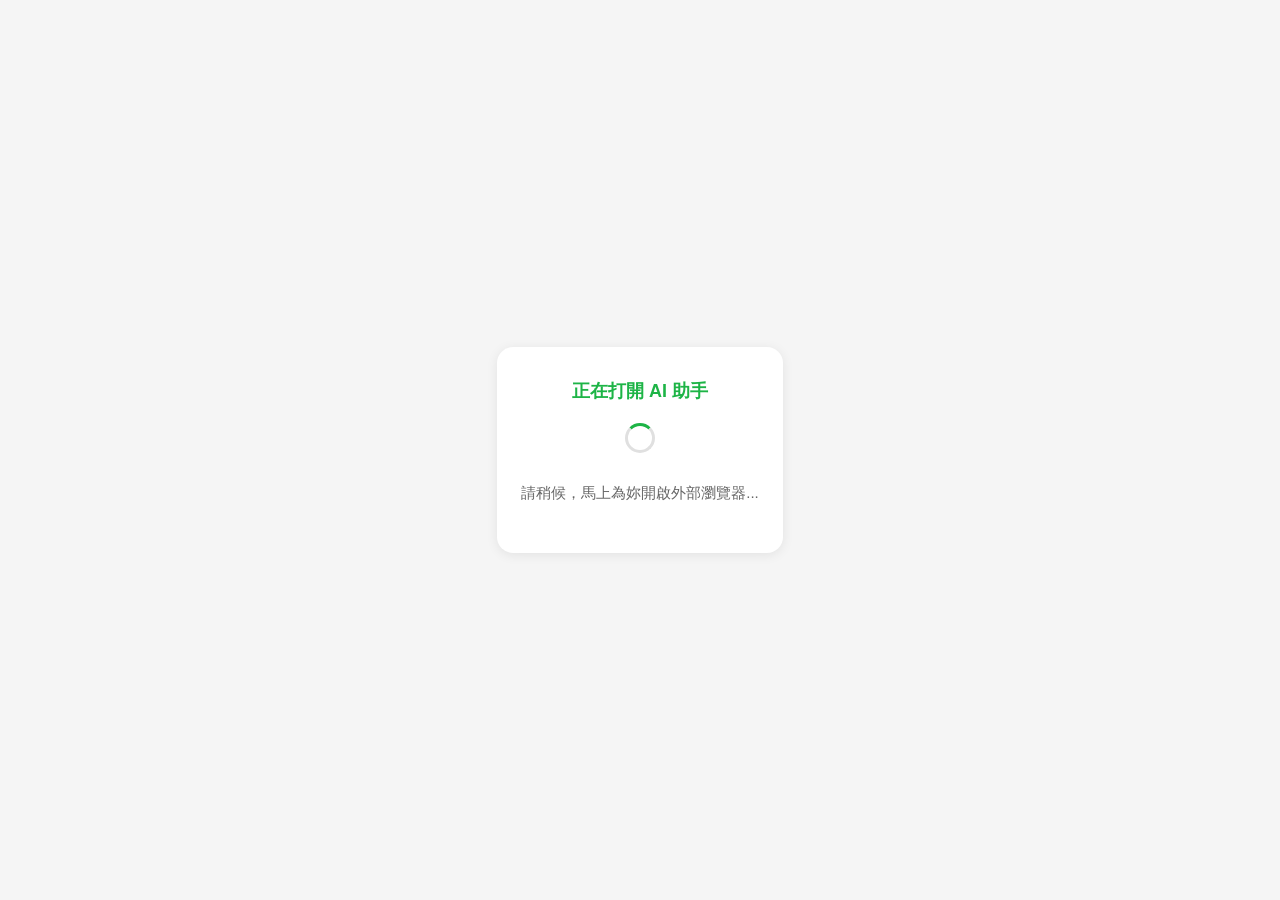
<file: liff/index.html>
<!DOCTYPE html>
<html lang="zh-Hant">
<head>
  <meta charset="UTF-8">
  <meta name="viewport" content="width=device-width, initial-scale=1.0">
  <title>世華AI助理</title>
  <style>
    body {
      font-family: -apple-system, BlinkMacSystemFont, "Segoe UI", "Noto Sans TC", sans-serif;
      background: #f5f5f5;
      margin: 0;
      padding: 0;
      display: flex;
      flex-direction: column;
      align-items: center;
      justify-content: center;
      min-height: 100vh;
      color: #333;
      text-align: center;
    }
    .container {
      max-width: 360px;
      padding: 32px 24px;
      background: #fff;
      border-radius: 16px;
      box-shadow: 0 2px 12px rgba(0,0,0,0.08);
      margin: 16px;
    }
    h1 {
      font-size: 18px;
      margin: 0 0 12px;
      color: #1DB446;
    }
    .status {
      font-size: 15px;
      line-height: 1.6;
      margin: 16px 0;
      color: #666;
    }
    .spinner {
      display: inline-block;
      width: 24px;
      height: 24px;
      border: 3px solid #e0e0e0;
      border-top-color: #1DB446;
      border-radius: 50%;
      animation: spin 0.8s linear infinite;
      margin: 8px 0;
    }
    @keyframes spin {
      to { transform: rotate(360deg); }
    }
    .manual {
      display: none;
      margin-top: 16px;
    }
    .manual.show { display: block; }
    .btn {
      display: inline-block;
      background: #1DB446;
      color: #fff;
      padding: 14px 28px;
      border-radius: 999px;
      text-decoration: none;
      font-size: 16px;
      font-weight: bold;
      margin-top: 8px;
    }
    .hint {
      font-size: 13px;
      color: #999;
      margin-top: 12px;
    }
    .error {
      color: #d32f2f;
      font-size: 14px;
      margin-top: 8px;
    }
  </style>
</head>
<body>
  <div class="container">
    <h1>正在打開 <span id="gem-name">AI 助手</span></h1>
    <div class="spinner"></div>
    <p class="status" id="status">請稍候，馬上為妳開啟外部瀏覽器...</p>

    <div class="manual" id="manual">
      <p class="status">如果沒有自動打開，請點下面的按鈕：</p>
      <a class="btn" id="manual-btn" href="#" target="_blank" rel="noopener">手動打開</a>
      <p class="hint">打開後用 Google 帳號登入即可使用</p>
    </div>

    <p class="error" id="error"></p>
  </div>

  <script charset="utf-8" src="https://static.line-scdn.net/liff/edge/2/sdk.js"></script>
  <script>
    // 建 Gem 後把 Gem ID 填進來（share URL 的 /gem/{id}?usp=sharing 那段 id）
    const GEM_URLS = {
      "deep-me":            "https://gemini.google.com/gem/1wtN7joDBjEMVYoZuwGq2GDjrkbKgZNpG?usp=sharing",
      "menu-poster":        "https://gemini.google.com/gem/1P2nqOdwxgOBy2gYvcW-3k9ciJ1x9phkK?usp=sharing",
      "product-styling":    "https://gemini.google.com/gem/1xsZm9Ad8gx7Enrt_qiYLSuF9f1zKp4I1?usp=sharing",
      "short-video-script": "https://gemini.google.com/gem/1Qw-4NDkzf6ydXmZfCKoTcoONRnX_CZrw?usp=sharing",
      "seasonal-marketing": "https://gemini.google.com/gem/1WfxE90Rej_jlz993YmlOwruQyFRfVb-R?usp=sharing",
      "complaint-handling": "https://gemini.google.com/gem/1Di7dwPmwelzrFUPGFvTPjrptWPy-XKFW?usp=sharing",
      "competitor-scan":    "https://gemini.google.com/gem/1_A1AnwvBCCMMKK07PRIlangGJrcUppeX?usp=sharing"
    };

    const GEM_NAMES = {
      "deep-me":            "Deep Me 個人畫像",
      "menu-poster":        "菜單海報變社群素材",
      "product-styling":    "產品圖擺拍建議",
      "short-video-script": "短影音拍攝腳本",
      "seasonal-marketing": "今日節日行銷素材",
      "complaint-handling": "客訴處理",
      "competitor-scan":    "競品線上觀察"
    };

    // 阿岳建完 LIFF app 後把這裡換成實際 LIFF ID（格式 1234567890-aBcDeFgH）
    const LIFF_ID = "2009877147-1pBXGlr2";

    // 解析 query：直接讀 ?g=...，若沒有則讀 LIFF 包起來的 ?liff.state=?g=...
    function resolveSlug() {
      const p = new URLSearchParams(window.location.search);
      let s = p.get("g");
      if (s) return s;
      const liffState = p.get("liff.state");
      if (liffState) {
        const cleaned = liffState.startsWith("?") ? liffState.slice(1) : liffState;
        const inner = new URLSearchParams(cleaned);
        s = inner.get("g");
        if (s) return s;
      }
      return null;
    }

    let slug = resolveSlug();
    let gemUrl = slug ? GEM_URLS[slug] : null;
    let gemName = slug ? GEM_NAMES[slug] : null;

    const $status = document.getElementById("status");
    const $manual = document.getElementById("manual");
    const $manualBtn = document.getElementById("manual-btn");
    const $gemName = document.getElementById("gem-name");
    const $error = document.getElementById("error");

    if (gemName) $gemName.textContent = gemName;

    function showManual() {
      $status.textContent = "如果下面按鈕沒有反應，請長按複製網址手動貼到瀏覽器。";
      $manual.classList.add("show");
      if (gemUrl) $manualBtn.href = gemUrl;
    }

    function fail(msg) {
      $status.style.display = "none";
      document.querySelector(".spinner").style.display = "none";
      $error.textContent = msg;
      showManual();
    }

    // 3 秒保險：不管 LIFF 成不成功，3 秒後顯示手動按鈕
    setTimeout(showManual, 3000);

    liff.init({ liffId: LIFF_ID })
      .then(() => {
        // liff.init 跑完後，URL 通常會被 LIFF SDK normalize（liff.state 已展開），重新解析一次
        const s2 = resolveSlug();
        if (s2) {
          slug = s2;
          gemUrl = GEM_URLS[s2] || gemUrl;
          gemName = GEM_NAMES[s2] || gemName;
          if (gemName) $gemName.textContent = gemName;
        }

        if (!slug || !gemUrl) {
          fail("找不到對應的 Gem（網址參數錯誤）。請回 LINE 重新點選單。");
          return;
        }

        if (liff.isInClient()) {
          liff.openWindow({ url: gemUrl, external: true });
          setTimeout(() => {
            try { liff.closeWindow(); } catch (e) {}
          }, 500);
        } else {
          window.location.href = gemUrl;
        }
      })
      .catch((err) => {
        console.error("LIFF init failed:", err);
        if (slug && gemUrl) {
          window.location.href = gemUrl;
        } else {
          fail("LIFF 初始化失敗，且網址參數錯誤。請回 LINE 重新點選單。");
        }
      });
  </script>
</body>
</html>
</file>
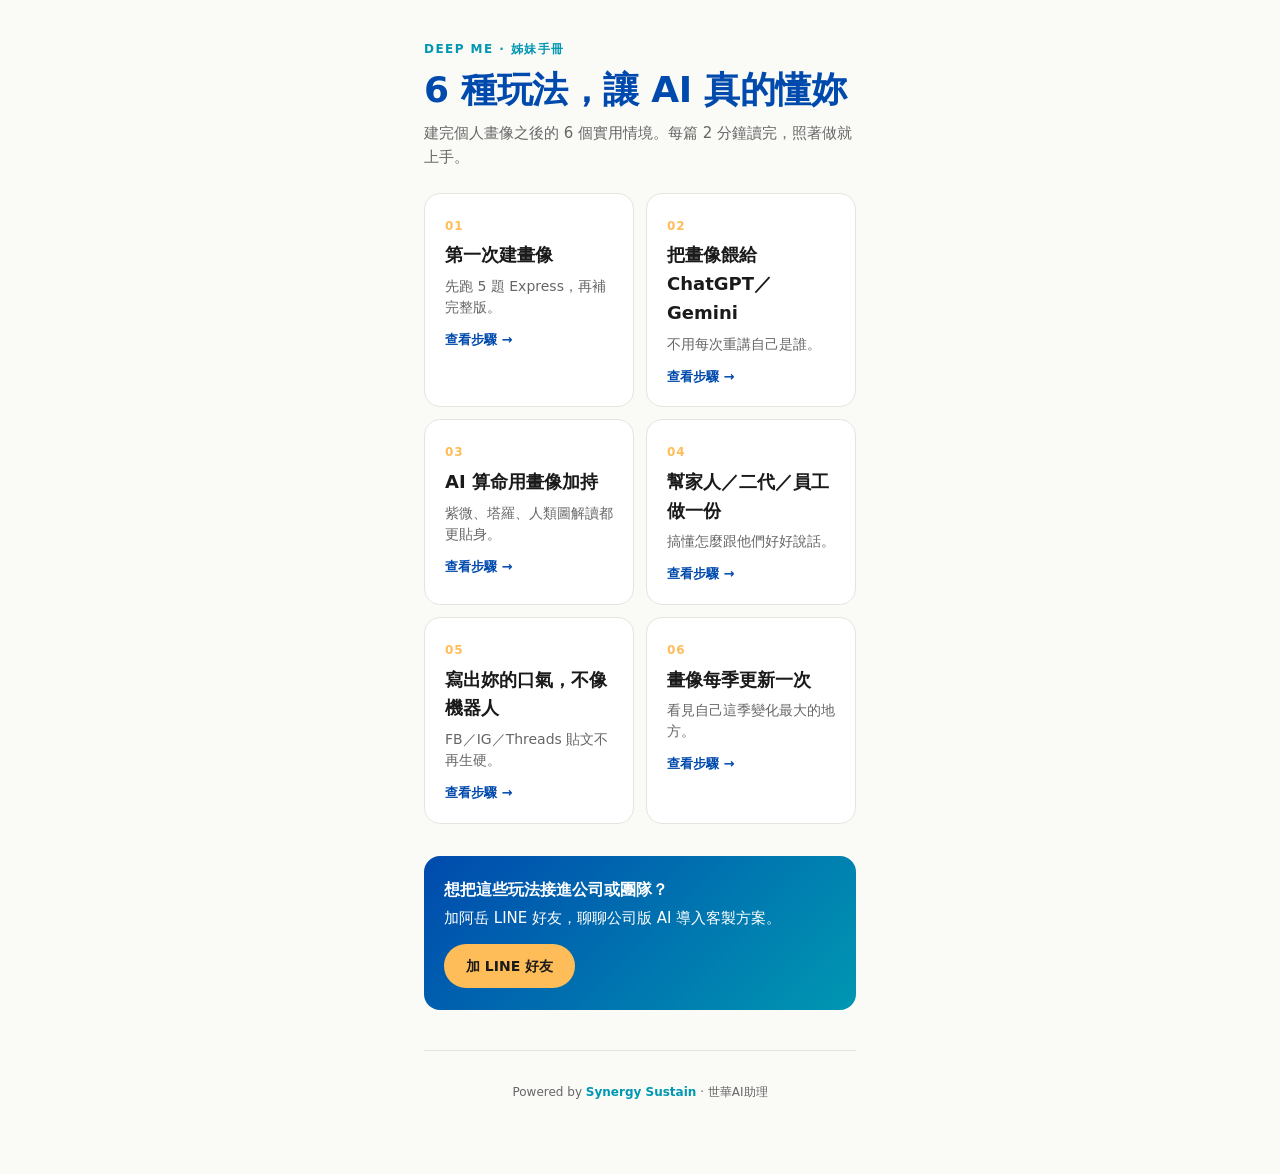
<file: playbook/index.html>
<!DOCTYPE html>
<html lang="zh-Hant">
<head>
  <meta charset="UTF-8">
  <meta name="viewport" content="width=device-width, initial-scale=1.0">
  <title>Deep Me 姊妹玩法手冊</title>
  <meta name="description" content="世華姊妹專屬：6 個 Deep Me 使用情境、步驟與小訣竅。">
  <link rel="stylesheet" href="style.css">
</head>
<body>
  <main class="container">
    <header class="page-header">
      <p class="brand-tag">Deep Me · 姊妹手冊</p>
      <h1>6 種玩法，讓 AI 真的懂妳</h1>
      <p class="lede">建完個人畫像之後的 6 個實用情境。每篇 2 分鐘讀完，照著做就上手。</p>
    </header>

    <nav class="card-grid">
      <a class="card" href="1-first-time.html">
        <span class="card-num">01</span>
        <h2>第一次建畫像</h2>
        <p>先跑 5 題 Express，再補完整版。</p>
        <span class="arrow">查看步驟 →</span>
      </a>
      <a class="card" href="2-feed-ai.html">
        <span class="card-num">02</span>
        <h2>把畫像餵給 ChatGPT／Gemini</h2>
        <p>不用每次重講自己是誰。</p>
        <span class="arrow">查看步驟 →</span>
      </a>
      <a class="card" href="3-fortune.html">
        <span class="card-num">03</span>
        <h2>AI 算命用畫像加持</h2>
        <p>紫微、塔羅、人類圖解讀都更貼身。</p>
        <span class="arrow">查看步驟 →</span>
      </a>
      <a class="card" href="4-for-others.html">
        <span class="card-num">04</span>
        <h2>幫家人／二代／員工做一份</h2>
        <p>搞懂怎麼跟他們好好說話。</p>
        <span class="arrow">查看步驟 →</span>
      </a>
      <a class="card" href="5-voice.html">
        <span class="card-num">05</span>
        <h2>寫出妳的口氣，不像機器人</h2>
        <p>FB／IG／Threads 貼文不再生硬。</p>
        <span class="arrow">查看步驟 →</span>
      </a>
      <a class="card" href="6-quarterly.html">
        <span class="card-num">06</span>
        <h2>畫像每季更新一次</h2>
        <p>看見自己這季變化最大的地方。</p>
        <span class="arrow">查看步驟 →</span>
      </a>
    </nav>

    <section class="cta">
      <p><strong>想把這些玩法接進公司或團隊？</strong>加阿岳 LINE 好友，聊聊公司版 AI 導入客製方案。</p>
      <a class="btn" href="https://lin.ee/Rs6HNCr" target="_blank" rel="noopener">加 LINE 好友</a>
    </section>

    <footer class="site-footer">
      <p>Powered by <a href="https://synergysustain.com" target="_blank" rel="noopener">Synergy Sustain</a> · 世華AI助理</p>
    </footer>
  </main>
</body>
</html>
</file>
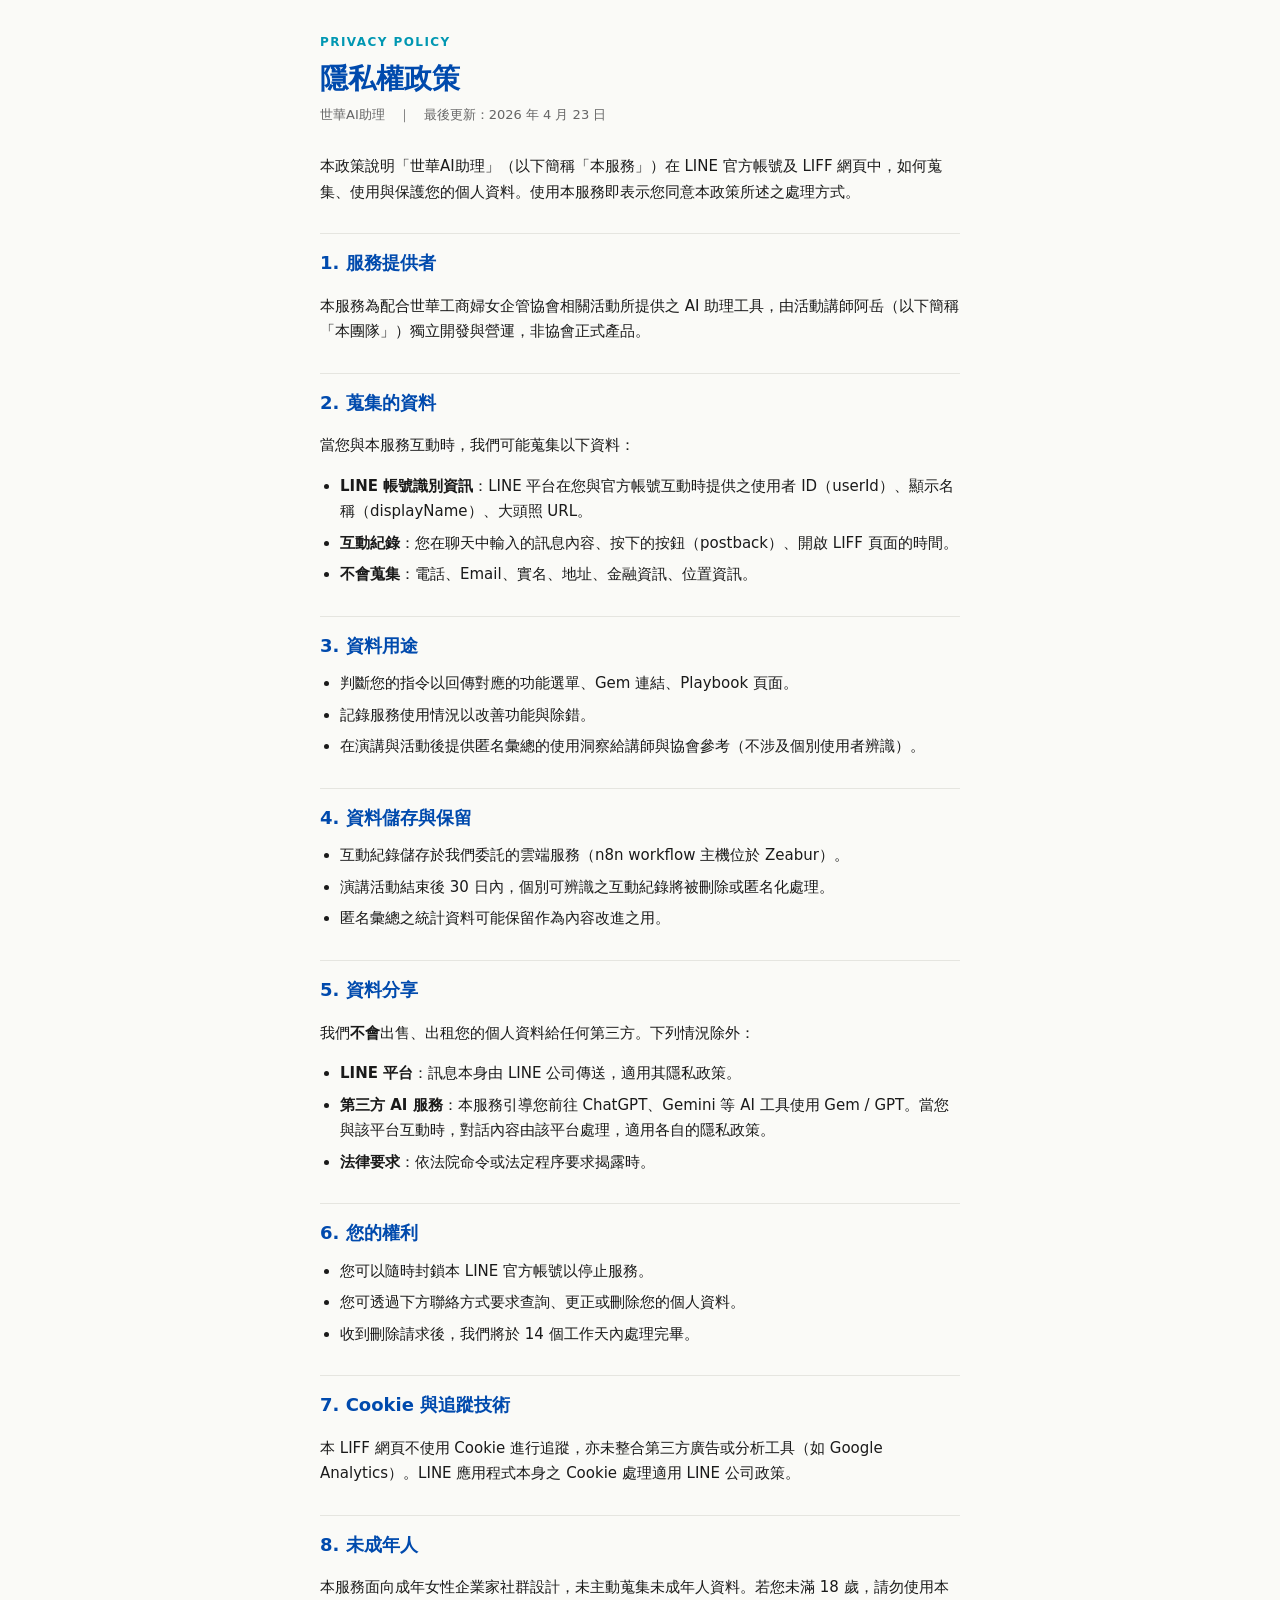
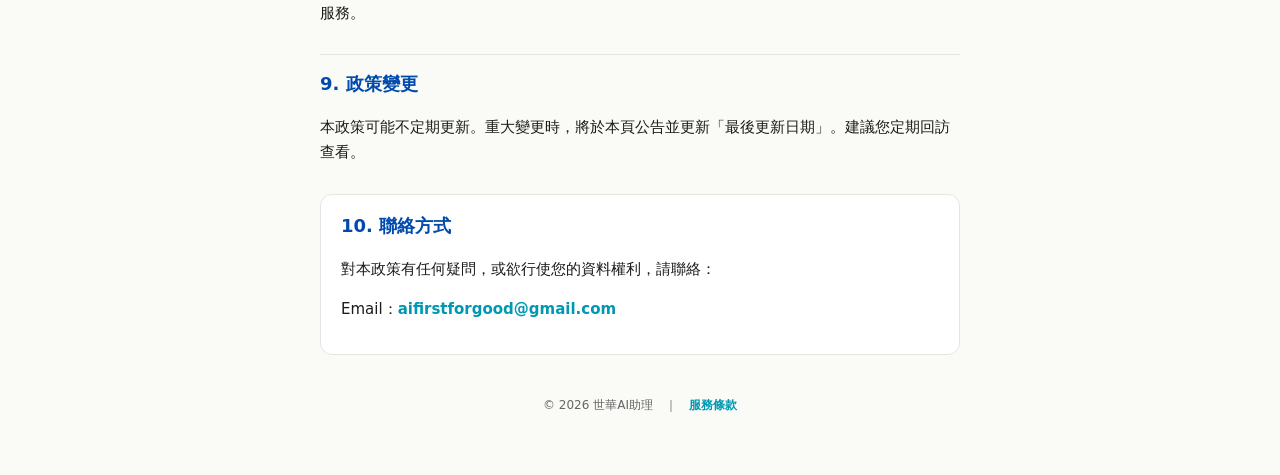
<file: privacy/index.html>
<!DOCTYPE html>
<html lang="zh-Hant">
<head>
  <meta charset="UTF-8">
  <meta name="viewport" content="width=device-width, initial-scale=1.0">
  <title>隱私權政策｜世華AI助理</title>
  <meta name="description" content="世華AI助理服務的隱私權政策，說明我們蒐集、使用、保存使用者資料的方式。">
  <style>
    :root{
      --brand-blue:#004aad;--brand-teal:#0097b2;
      --ink-900:#1a1a1a;--ink-600:#666;--ink-300:#e5e5e0;
      --paper:#fafaf7;--white:#fff;
    }
    *{box-sizing:border-box}
    html,body{margin:0;padding:0}
    body{
      font-family:system-ui,-apple-system,'Segoe UI','PingFang TC','Microsoft JhengHei',sans-serif;
      background:var(--paper);color:var(--ink-900);line-height:1.7;
      -webkit-font-smoothing:antialiased;-webkit-text-size-adjust:100%;
    }
    .container{max-width:680px;margin:0 auto;padding:32px 20px 60px}
    .brand-tag{font-size:12px;letter-spacing:.12em;text-transform:uppercase;
      color:var(--brand-teal);font-weight:700;margin:0 0 10px}
    h1{font-size:28px;line-height:1.2;margin:0 0 8px;color:var(--brand-blue);font-weight:700}
    .meta{font-size:13px;color:var(--ink-600);margin:0 0 28px}
    h2{font-size:18px;margin:28px 0 10px;color:var(--brand-blue);font-weight:700;
      padding-top:14px;border-top:1px solid var(--ink-300)}
    p,li{font-size:15px;color:var(--ink-900)}
    ul{padding-left:20px;margin:8px 0 16px}
    li{margin-bottom:6px}
    a{color:var(--brand-teal);text-decoration:none;font-weight:600}
    a:hover{text-decoration:underline}
    .contact{background:var(--white);border:1px solid var(--ink-300);
      border-radius:12px;padding:16px 20px;margin-top:28px}
    .contact h2{border-top:none;padding-top:0;margin-top:0}
    footer{text-align:center;font-size:12px;color:var(--ink-600);margin-top:40px}
  </style>
</head>
<body>
  <main class="container">
    <p class="brand-tag">Privacy Policy</p>
    <h1>隱私權政策</h1>
    <p class="meta">世華AI助理　｜　最後更新：2026 年 4 月 23 日</p>

    <p>本政策說明「世華AI助理」（以下簡稱「本服務」）在 LINE 官方帳號及 LIFF 網頁中，如何蒐集、使用與保護您的個人資料。使用本服務即表示您同意本政策所述之處理方式。</p>

    <h2>1. 服務提供者</h2>
    <p>本服務為配合世華工商婦女企管協會相關活動所提供之 AI 助理工具，由活動講師阿岳（以下簡稱「本團隊」）獨立開發與營運，非協會正式產品。</p>

    <h2>2. 蒐集的資料</h2>
    <p>當您與本服務互動時，我們可能蒐集以下資料：</p>
    <ul>
      <li><strong>LINE 帳號識別資訊</strong>：LINE 平台在您與官方帳號互動時提供之使用者 ID（userId）、顯示名稱（displayName）、大頭照 URL。</li>
      <li><strong>互動紀錄</strong>：您在聊天中輸入的訊息內容、按下的按鈕（postback）、開啟 LIFF 頁面的時間。</li>
      <li><strong>不會蒐集</strong>：電話、Email、實名、地址、金融資訊、位置資訊。</li>
    </ul>

    <h2>3. 資料用途</h2>
    <ul>
      <li>判斷您的指令以回傳對應的功能選單、Gem 連結、Playbook 頁面。</li>
      <li>記錄服務使用情況以改善功能與除錯。</li>
      <li>在演講與活動後提供匿名彙總的使用洞察給講師與協會參考（不涉及個別使用者辨識）。</li>
    </ul>

    <h2>4. 資料儲存與保留</h2>
    <ul>
      <li>互動紀錄儲存於我們委託的雲端服務（n8n workflow 主機位於 Zeabur）。</li>
      <li>演講活動結束後 30 日內，個別可辨識之互動紀錄將被刪除或匿名化處理。</li>
      <li>匿名彙總之統計資料可能保留作為內容改進之用。</li>
    </ul>

    <h2>5. 資料分享</h2>
    <p>我們<strong>不會</strong>出售、出租您的個人資料給任何第三方。下列情況除外：</p>
    <ul>
      <li><strong>LINE 平台</strong>：訊息本身由 LINE 公司傳送，適用其隱私政策。</li>
      <li><strong>第三方 AI 服務</strong>：本服務引導您前往 ChatGPT、Gemini 等 AI 工具使用 Gem / GPT。當您與該平台互動時，對話內容由該平台處理，適用各自的隱私政策。</li>
      <li><strong>法律要求</strong>：依法院命令或法定程序要求揭露時。</li>
    </ul>

    <h2>6. 您的權利</h2>
    <ul>
      <li>您可以隨時封鎖本 LINE 官方帳號以停止服務。</li>
      <li>您可透過下方聯絡方式要求查詢、更正或刪除您的個人資料。</li>
      <li>收到刪除請求後，我們將於 14 個工作天內處理完畢。</li>
    </ul>

    <h2>7. Cookie 與追蹤技術</h2>
    <p>本 LIFF 網頁不使用 Cookie 進行追蹤，亦未整合第三方廣告或分析工具（如 Google Analytics）。LINE 應用程式本身之 Cookie 處理適用 LINE 公司政策。</p>

    <h2>8. 未成年人</h2>
    <p>本服務面向成年女性企業家社群設計，未主動蒐集未成年人資料。若您未滿 18 歲，請勿使用本服務。</p>

    <h2>9. 政策變更</h2>
    <p>本政策可能不定期更新。重大變更時，將於本頁公告並更新「最後更新日期」。建議您定期回訪查看。</p>

    <div class="contact">
      <h2>10. 聯絡方式</h2>
      <p>對本政策有任何疑問，或欲行使您的資料權利，請聯絡：</p>
      <p>Email：<a href="mailto:aifirstforgood@gmail.com">aifirstforgood@gmail.com</a></p>
    </div>

    <footer>© 2026 世華AI助理　｜　<a href="../terms/">服務條款</a></footer>
  </main>
</body>
</html>
</file>
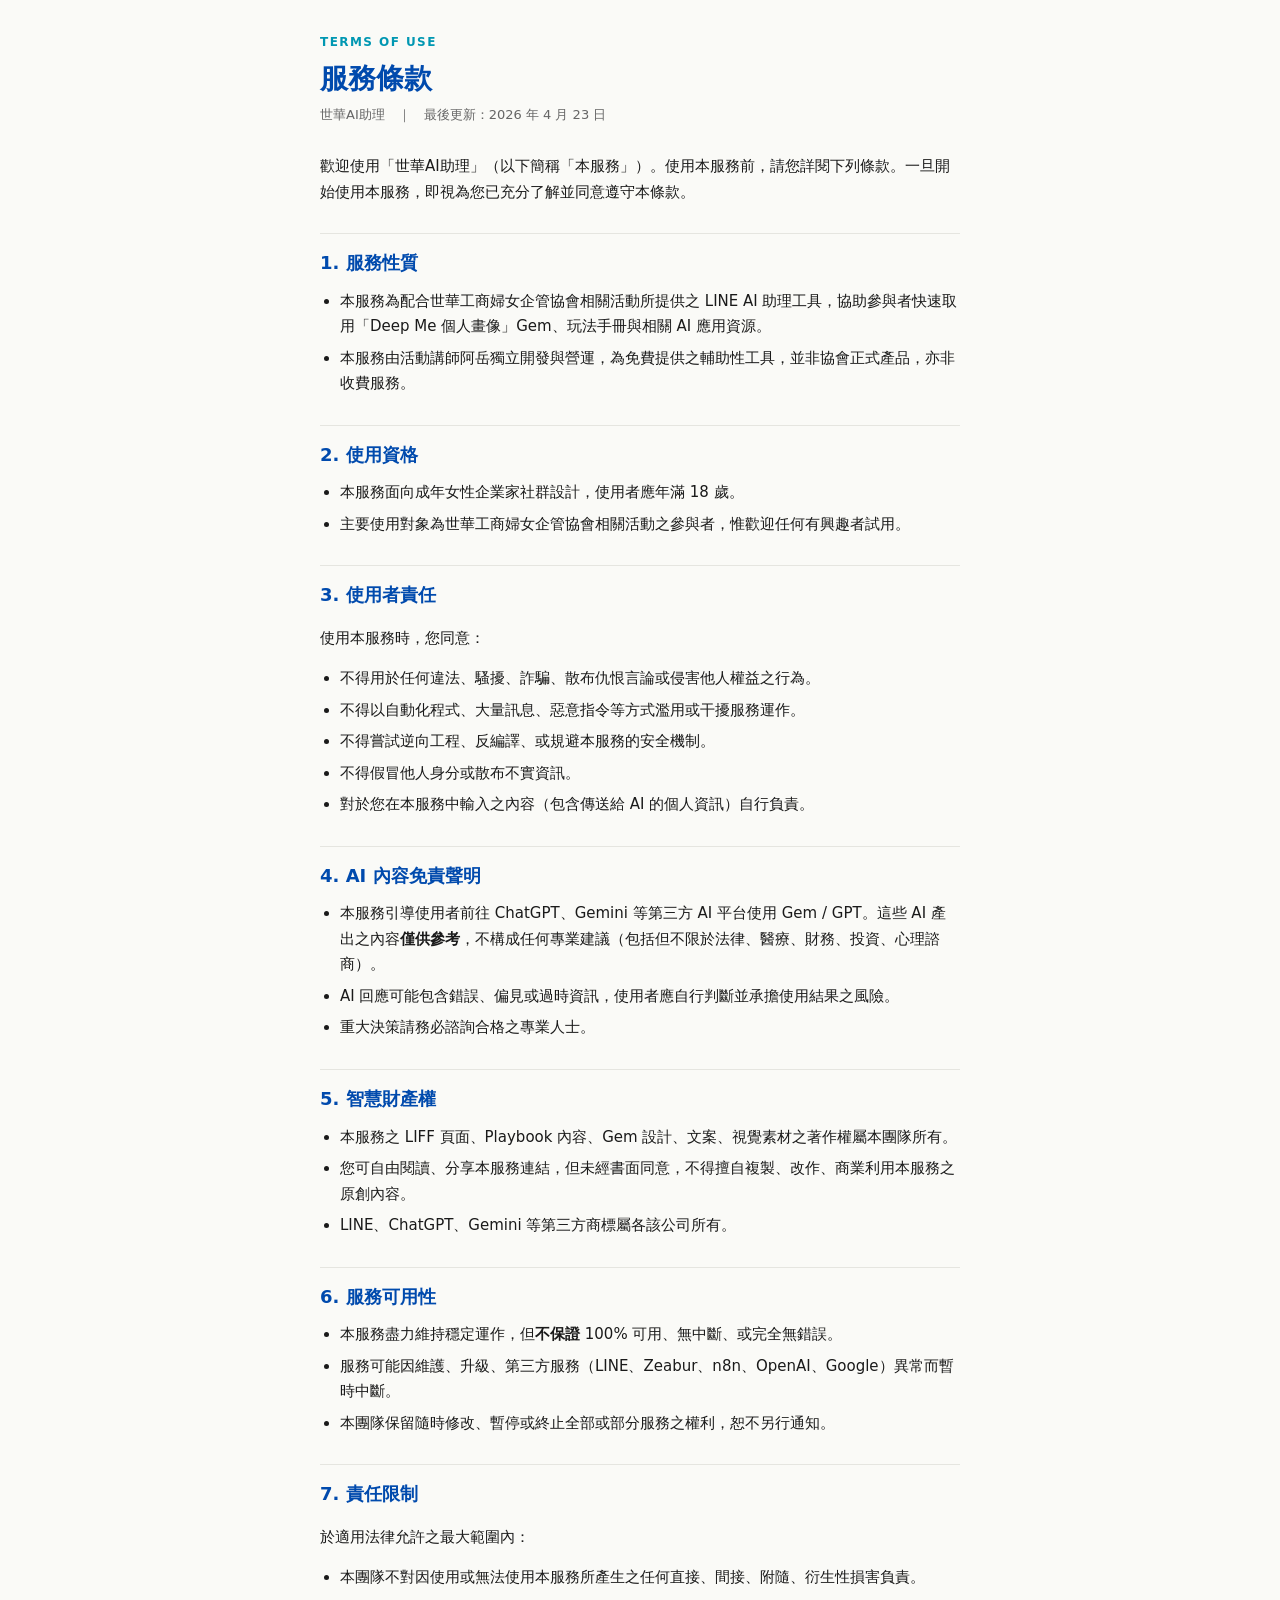
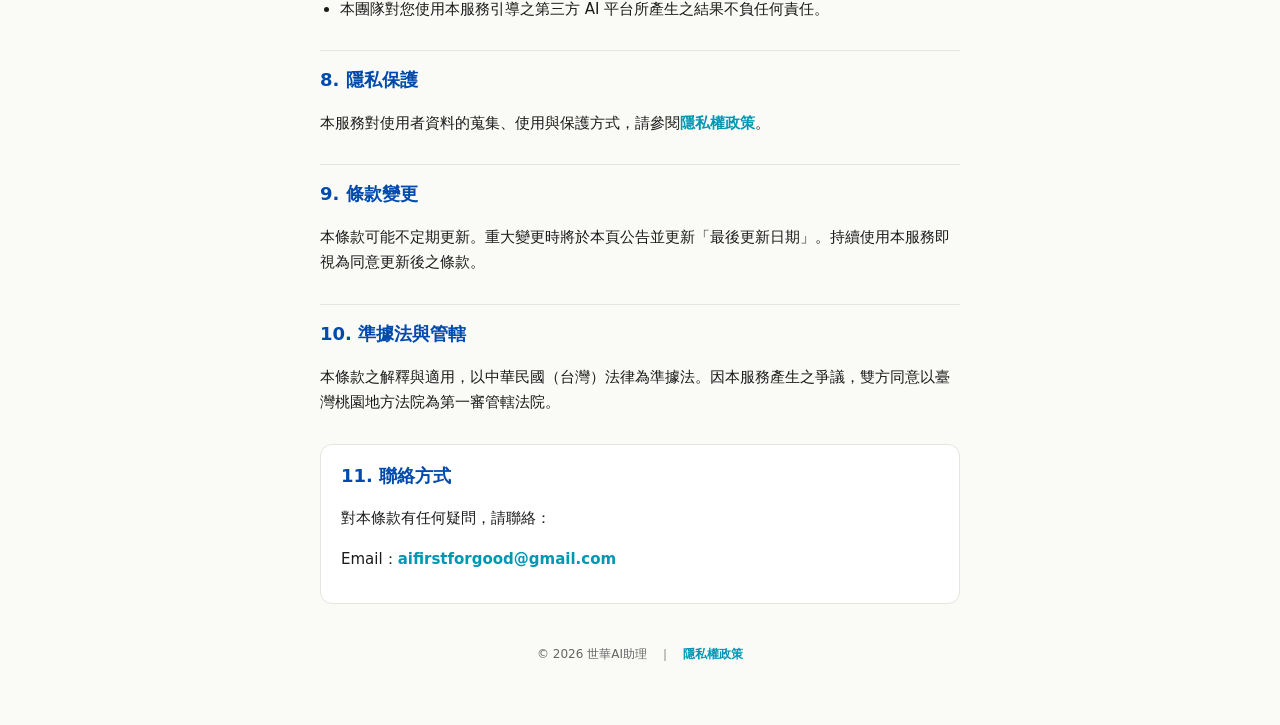
<file: terms/index.html>
<!DOCTYPE html>
<html lang="zh-Hant">
<head>
  <meta charset="UTF-8">
  <meta name="viewport" content="width=device-width, initial-scale=1.0">
  <title>服務條款｜世華AI助理</title>
  <meta name="description" content="世華AI助理服務的使用條款，包括使用範圍、使用者責任、免責聲明等。">
  <style>
    :root{
      --brand-blue:#004aad;--brand-teal:#0097b2;
      --ink-900:#1a1a1a;--ink-600:#666;--ink-300:#e5e5e0;
      --paper:#fafaf7;--white:#fff;
    }
    *{box-sizing:border-box}
    html,body{margin:0;padding:0}
    body{
      font-family:system-ui,-apple-system,'Segoe UI','PingFang TC','Microsoft JhengHei',sans-serif;
      background:var(--paper);color:var(--ink-900);line-height:1.7;
      -webkit-font-smoothing:antialiased;-webkit-text-size-adjust:100%;
    }
    .container{max-width:680px;margin:0 auto;padding:32px 20px 60px}
    .brand-tag{font-size:12px;letter-spacing:.12em;text-transform:uppercase;
      color:var(--brand-teal);font-weight:700;margin:0 0 10px}
    h1{font-size:28px;line-height:1.2;margin:0 0 8px;color:var(--brand-blue);font-weight:700}
    .meta{font-size:13px;color:var(--ink-600);margin:0 0 28px}
    h2{font-size:18px;margin:28px 0 10px;color:var(--brand-blue);font-weight:700;
      padding-top:14px;border-top:1px solid var(--ink-300)}
    p,li{font-size:15px;color:var(--ink-900)}
    ul{padding-left:20px;margin:8px 0 16px}
    li{margin-bottom:6px}
    a{color:var(--brand-teal);text-decoration:none;font-weight:600}
    a:hover{text-decoration:underline}
    .contact{background:var(--white);border:1px solid var(--ink-300);
      border-radius:12px;padding:16px 20px;margin-top:28px}
    .contact h2{border-top:none;padding-top:0;margin-top:0}
    footer{text-align:center;font-size:12px;color:var(--ink-600);margin-top:40px}
  </style>
</head>
<body>
  <main class="container">
    <p class="brand-tag">Terms of Use</p>
    <h1>服務條款</h1>
    <p class="meta">世華AI助理　｜　最後更新：2026 年 4 月 23 日</p>

    <p>歡迎使用「世華AI助理」（以下簡稱「本服務」）。使用本服務前，請您詳閱下列條款。一旦開始使用本服務，即視為您已充分了解並同意遵守本條款。</p>

    <h2>1. 服務性質</h2>
    <ul>
      <li>本服務為配合世華工商婦女企管協會相關活動所提供之 LINE AI 助理工具，協助參與者快速取用「Deep Me 個人畫像」Gem、玩法手冊與相關 AI 應用資源。</li>
      <li>本服務由活動講師阿岳獨立開發與營運，為免費提供之輔助性工具，並非協會正式產品，亦非收費服務。</li>
    </ul>

    <h2>2. 使用資格</h2>
    <ul>
      <li>本服務面向成年女性企業家社群設計，使用者應年滿 18 歲。</li>
      <li>主要使用對象為世華工商婦女企管協會相關活動之參與者，惟歡迎任何有興趣者試用。</li>
    </ul>

    <h2>3. 使用者責任</h2>
    <p>使用本服務時，您同意：</p>
    <ul>
      <li>不得用於任何違法、騷擾、詐騙、散布仇恨言論或侵害他人權益之行為。</li>
      <li>不得以自動化程式、大量訊息、惡意指令等方式濫用或干擾服務運作。</li>
      <li>不得嘗試逆向工程、反編譯、或規避本服務的安全機制。</li>
      <li>不得假冒他人身分或散布不實資訊。</li>
      <li>對於您在本服務中輸入之內容（包含傳送給 AI 的個人資訊）自行負責。</li>
    </ul>

    <h2>4. AI 內容免責聲明</h2>
    <ul>
      <li>本服務引導使用者前往 ChatGPT、Gemini 等第三方 AI 平台使用 Gem / GPT。這些 AI 產出之內容<strong>僅供參考</strong>，不構成任何專業建議（包括但不限於法律、醫療、財務、投資、心理諮商）。</li>
      <li>AI 回應可能包含錯誤、偏見或過時資訊，使用者應自行判斷並承擔使用結果之風險。</li>
      <li>重大決策請務必諮詢合格之專業人士。</li>
    </ul>

    <h2>5. 智慧財產權</h2>
    <ul>
      <li>本服務之 LIFF 頁面、Playbook 內容、Gem 設計、文案、視覺素材之著作權屬本團隊所有。</li>
      <li>您可自由閱讀、分享本服務連結，但未經書面同意，不得擅自複製、改作、商業利用本服務之原創內容。</li>
      <li>LINE、ChatGPT、Gemini 等第三方商標屬各該公司所有。</li>
    </ul>

    <h2>6. 服務可用性</h2>
    <ul>
      <li>本服務盡力維持穩定運作，但<strong>不保證</strong> 100% 可用、無中斷、或完全無錯誤。</li>
      <li>服務可能因維護、升級、第三方服務（LINE、Zeabur、n8n、OpenAI、Google）異常而暫時中斷。</li>
      <li>本團隊保留隨時修改、暫停或終止全部或部分服務之權利，恕不另行通知。</li>
    </ul>

    <h2>7. 責任限制</h2>
    <p>於適用法律允許之最大範圍內：</p>
    <ul>
      <li>本團隊不對因使用或無法使用本服務所產生之任何直接、間接、附隨、衍生性損害負責。</li>
      <li>本團隊對您使用本服務引導之第三方 AI 平台所產生之結果不負任何責任。</li>
    </ul>

    <h2>8. 隱私保護</h2>
    <p>本服務對使用者資料的蒐集、使用與保護方式，請參閱<a href="../privacy/">隱私權政策</a>。</p>

    <h2>9. 條款變更</h2>
    <p>本條款可能不定期更新。重大變更時將於本頁公告並更新「最後更新日期」。持續使用本服務即視為同意更新後之條款。</p>

    <h2>10. 準據法與管轄</h2>
    <p>本條款之解釋與適用，以中華民國（台灣）法律為準據法。因本服務產生之爭議，雙方同意以臺灣桃園地方法院為第一審管轄法院。</p>

    <div class="contact">
      <h2>11. 聯絡方式</h2>
      <p>對本條款有任何疑問，請聯絡：</p>
      <p>Email：<a href="mailto:aifirstforgood@gmail.com">aifirstforgood@gmail.com</a></p>
    </div>

    <footer>© 2026 世華AI助理　｜　<a href="../privacy/">隱私權政策</a></footer>
  </main>
</body>
</html>
</file>
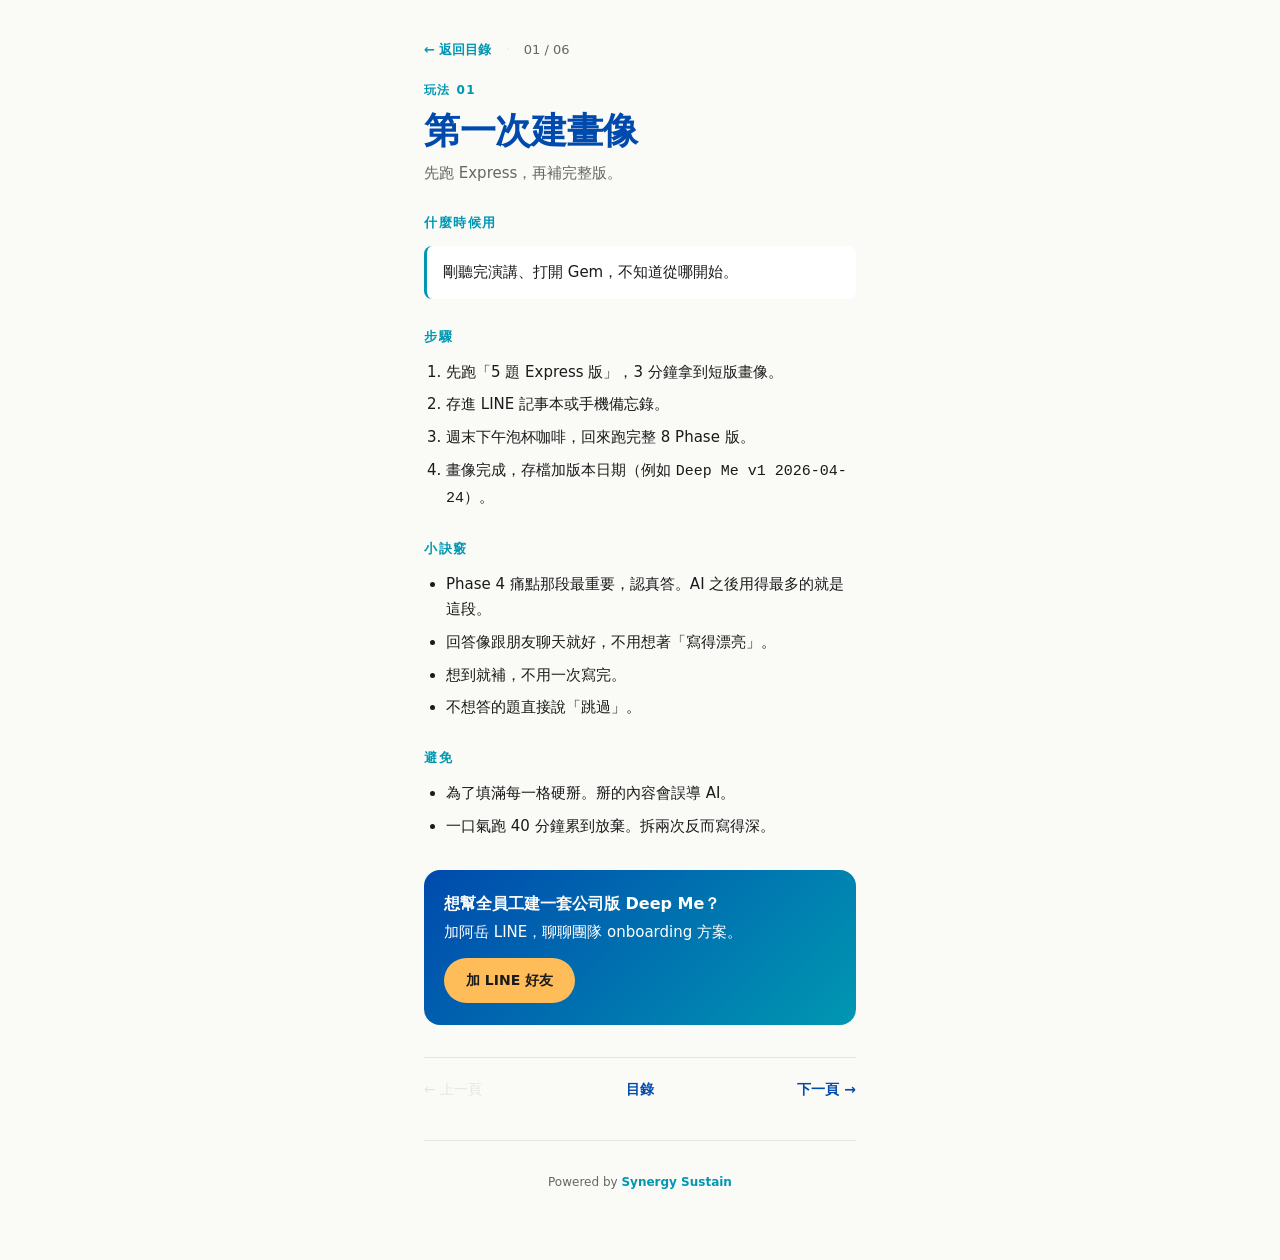
<file: playbook/1-first-time.html>
<!DOCTYPE html>
<html lang="zh-Hant">
<head>
  <meta charset="UTF-8">
  <meta name="viewport" content="width=device-width, initial-scale=1.0">
  <title>01 · 第一次建畫像 | Deep Me 姊妹玩法手冊</title>
  <meta name="description" content="Deep Me 第一次建畫像：先跑 5 題 Express，再補完整版。">
  <link rel="stylesheet" href="style.css">
</head>
<body>
  <main class="container">
    <nav class="back-bar">
      <a href="index.html">← 返回目錄</a>
      <span class="sep">·</span>
      <span>01 / 06</span>
    </nav>

    <header class="page-header">
      <p class="brand-tag">玩法 01</p>
      <h1>第一次建畫像</h1>
      <p class="lede">先跑 Express，再補完整版。</p>
    </header>

    <section class="section">
      <h3>什麼時候用</h3>
      <p class="scenario">剛聽完演講、打開 Gem，不知道從哪開始。</p>
    </section>

    <section class="section">
      <h3>步驟</h3>
      <ol>
        <li>先跑「5 題 Express 版」，3 分鐘拿到短版畫像。</li>
        <li>存進 LINE 記事本或手機備忘錄。</li>
        <li>週末下午泡杯咖啡，回來跑完整 8 Phase 版。</li>
        <li>畫像完成，存檔加版本日期（例如 <code>Deep Me v1 2026-04-24</code>）。</li>
      </ol>
    </section>

    <section class="section">
      <h3>小訣竅</h3>
      <ul>
        <li>Phase 4 痛點那段最重要，認真答。AI 之後用得最多的就是這段。</li>
        <li>回答像跟朋友聊天就好，不用想著「寫得漂亮」。</li>
        <li>想到就補，不用一次寫完。</li>
        <li>不想答的題直接說「跳過」。</li>
      </ul>
    </section>

    <section class="section">
      <h3>避免</h3>
      <ul>
        <li>為了填滿每一格硬掰。掰的內容會誤導 AI。</li>
        <li>一口氣跑 40 分鐘累到放棄。拆兩次反而寫得深。</li>
      </ul>
    </section>

    <section class="cta">
      <p><strong>想幫全員工建一套公司版 Deep Me？</strong>加阿岳 LINE，聊聊團隊 onboarding 方案。</p>
      <a class="btn" href="https://lin.ee/Rs6HNCr" target="_blank" rel="noopener">加 LINE 好友</a>
    </section>

    <nav class="pager">
      <span class="muted">← 上一頁</span>
      <a href="index.html">目錄</a>
      <a href="2-feed-ai.html">下一頁 →</a>
    </nav>

    <footer class="site-footer">
      <p>Powered by <a href="https://synergysustain.com" target="_blank" rel="noopener">Synergy Sustain</a></p>
    </footer>
  </main>
</body>
</html>
</file>
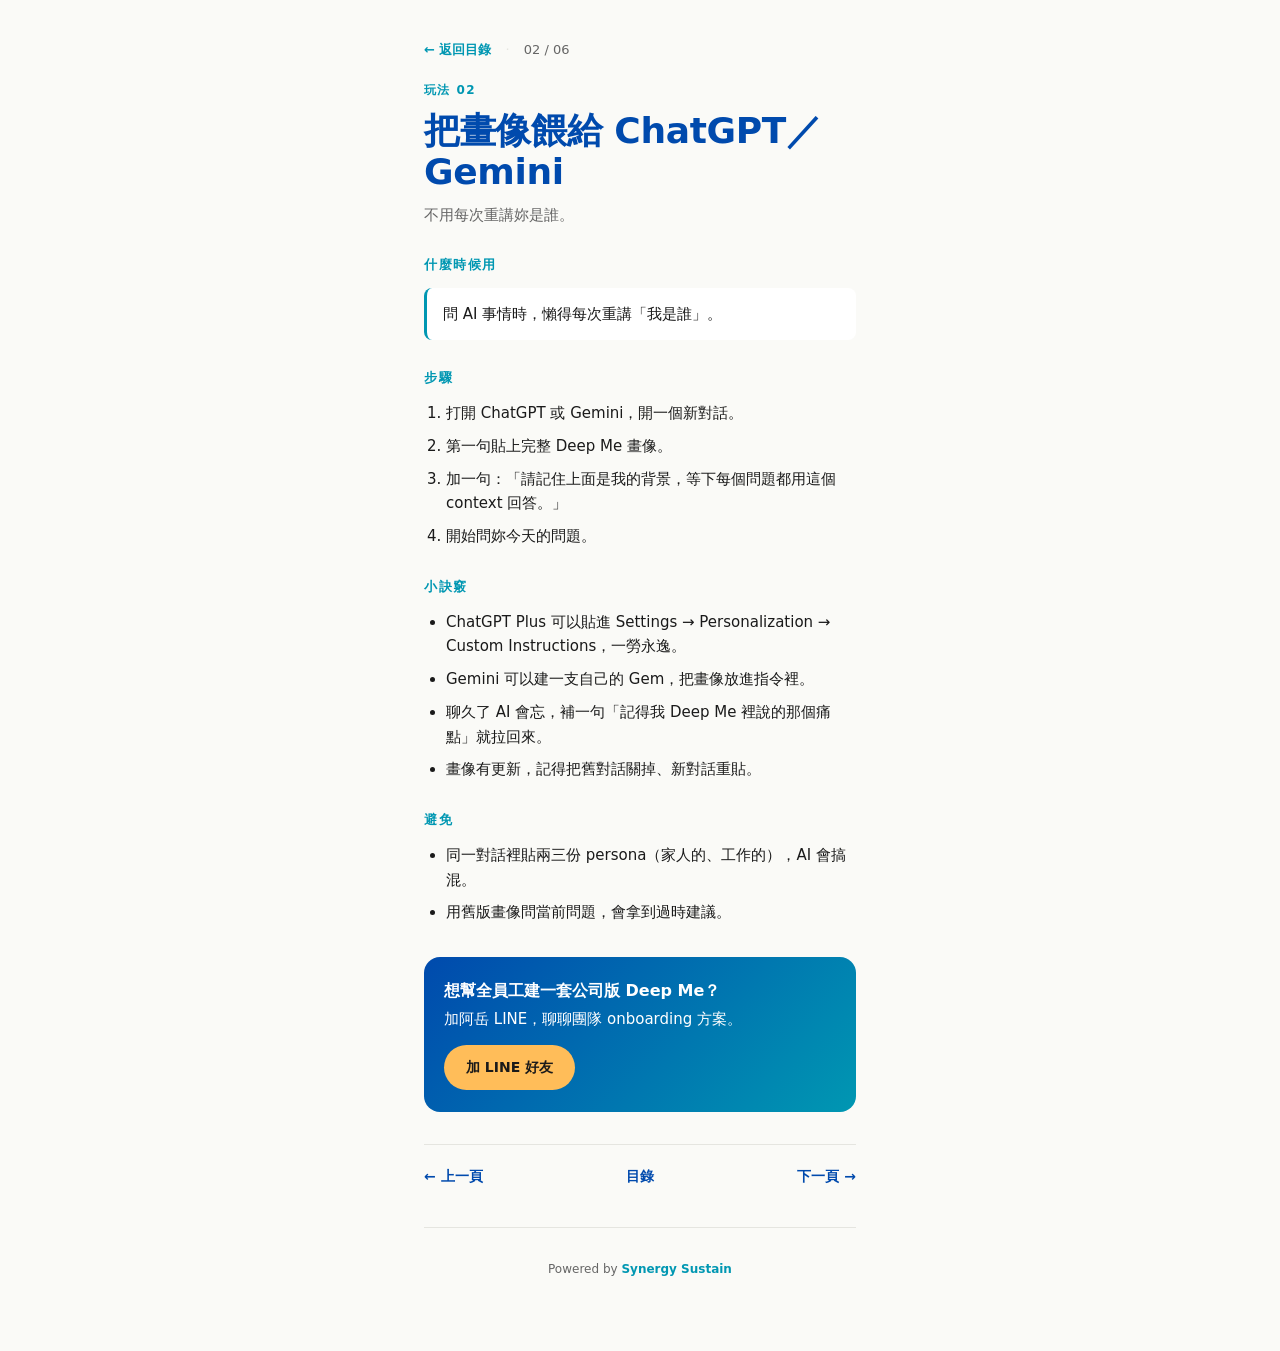
<file: playbook/2-feed-ai.html>
<!DOCTYPE html>
<html lang="zh-Hant">
<head>
  <meta charset="UTF-8">
  <meta name="viewport" content="width=device-width, initial-scale=1.0">
  <title>02 · 把畫像餵給 ChatGPT／Gemini | Deep Me 姊妹玩法手冊</title>
  <meta name="description" content="Deep Me 畫像餵給 ChatGPT／Gemini：不用每次重講自己是誰。">
  <link rel="stylesheet" href="style.css">
</head>
<body>
  <main class="container">
    <nav class="back-bar">
      <a href="index.html">← 返回目錄</a>
      <span class="sep">·</span>
      <span>02 / 06</span>
    </nav>

    <header class="page-header">
      <p class="brand-tag">玩法 02</p>
      <h1>把畫像餵給 ChatGPT／Gemini</h1>
      <p class="lede">不用每次重講妳是誰。</p>
    </header>

    <section class="section">
      <h3>什麼時候用</h3>
      <p class="scenario">問 AI 事情時，懶得每次重講「我是誰」。</p>
    </section>

    <section class="section">
      <h3>步驟</h3>
      <ol>
        <li>打開 ChatGPT 或 Gemini，開一個新對話。</li>
        <li>第一句貼上完整 Deep Me 畫像。</li>
        <li>加一句：「請記住上面是我的背景，等下每個問題都用這個 context 回答。」</li>
        <li>開始問妳今天的問題。</li>
      </ol>
    </section>

    <section class="section">
      <h3>小訣竅</h3>
      <ul>
        <li>ChatGPT Plus 可以貼進 Settings → Personalization → Custom Instructions，一勞永逸。</li>
        <li>Gemini 可以建一支自己的 Gem，把畫像放進指令裡。</li>
        <li>聊久了 AI 會忘，補一句「記得我 Deep Me 裡說的那個痛點」就拉回來。</li>
        <li>畫像有更新，記得把舊對話關掉、新對話重貼。</li>
      </ul>
    </section>

    <section class="section">
      <h3>避免</h3>
      <ul>
        <li>同一對話裡貼兩三份 persona（家人的、工作的），AI 會搞混。</li>
        <li>用舊版畫像問當前問題，會拿到過時建議。</li>
      </ul>
    </section>

    <section class="cta">
      <p><strong>想幫全員工建一套公司版 Deep Me？</strong>加阿岳 LINE，聊聊團隊 onboarding 方案。</p>
      <a class="btn" href="https://lin.ee/Rs6HNCr" target="_blank" rel="noopener">加 LINE 好友</a>
    </section>

    <nav class="pager">
      <a href="1-first-time.html">← 上一頁</a>
      <a href="index.html">目錄</a>
      <a href="3-fortune.html">下一頁 →</a>
    </nav>

    <footer class="site-footer">
      <p>Powered by <a href="https://synergysustain.com" target="_blank" rel="noopener">Synergy Sustain</a></p>
    </footer>
  </main>
</body>
</html>
</file>
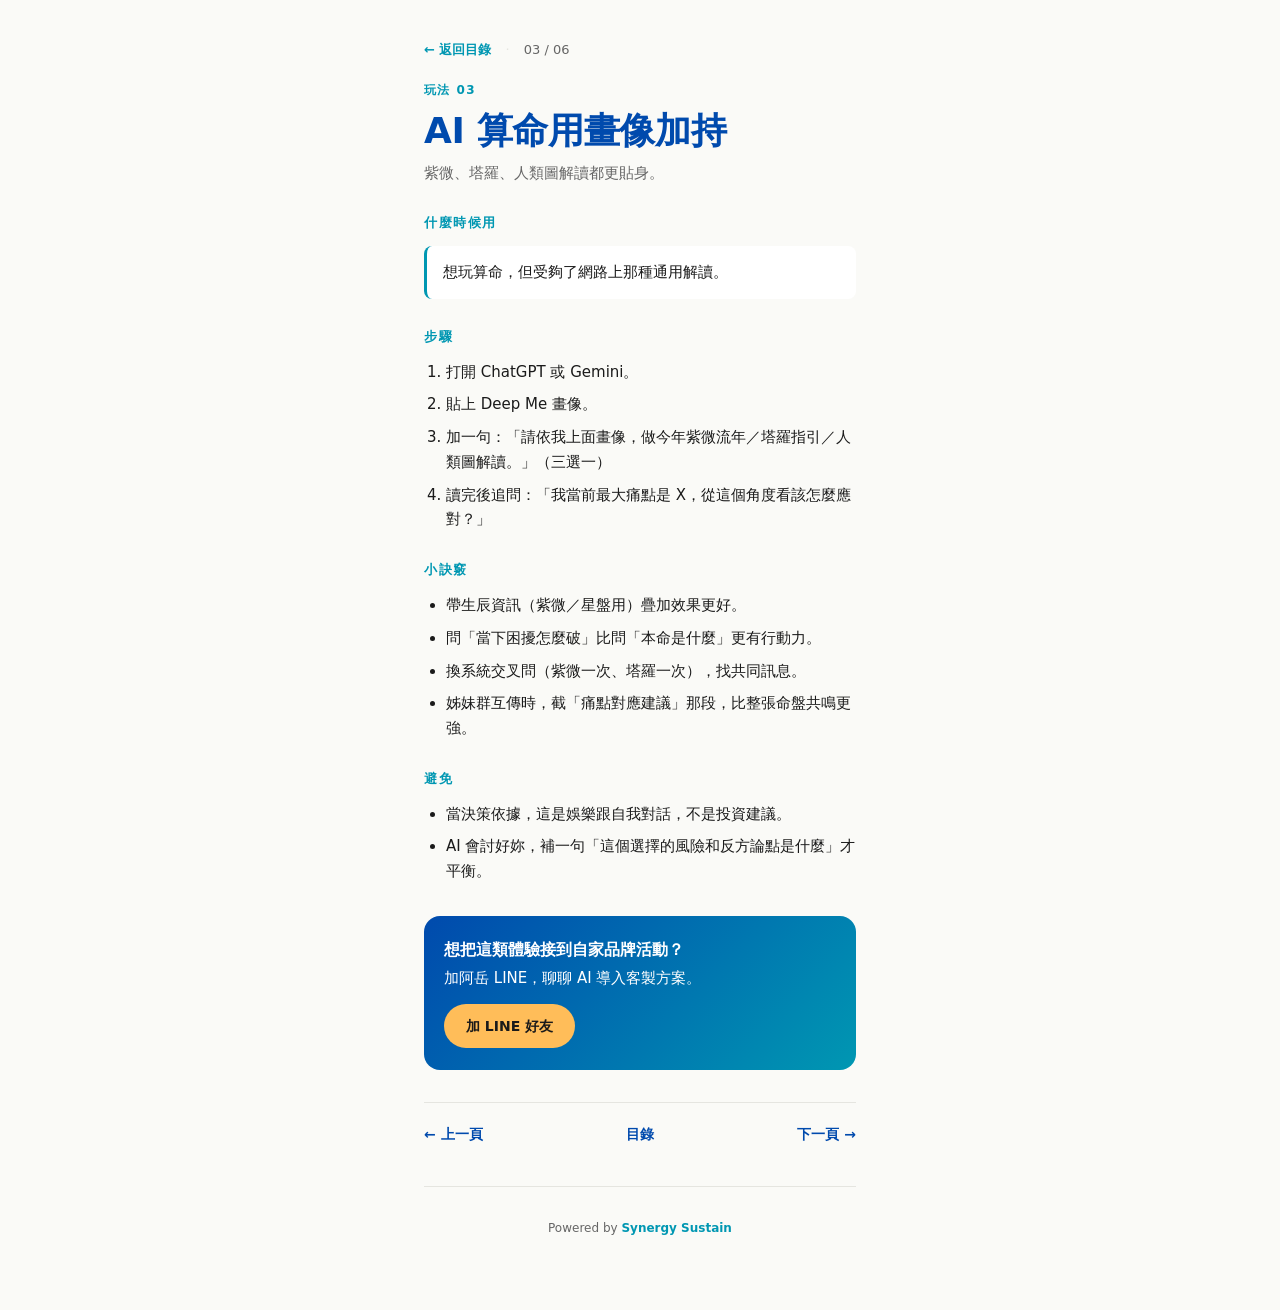
<file: playbook/3-fortune.html>
<!DOCTYPE html>
<html lang="zh-Hant">
<head>
  <meta charset="UTF-8">
  <meta name="viewport" content="width=device-width, initial-scale=1.0">
  <title>03 · AI 算命用畫像加持 | Deep Me 姊妹玩法手冊</title>
  <meta name="description" content="Deep Me 畫像疊加 AI 算命：紫微、塔羅、人類圖解讀都更貼身。">
  <link rel="stylesheet" href="style.css">
</head>
<body>
  <main class="container">
    <nav class="back-bar">
      <a href="index.html">← 返回目錄</a>
      <span class="sep">·</span>
      <span>03 / 06</span>
    </nav>

    <header class="page-header">
      <p class="brand-tag">玩法 03</p>
      <h1>AI 算命用畫像加持</h1>
      <p class="lede">紫微、塔羅、人類圖解讀都更貼身。</p>
    </header>

    <section class="section">
      <h3>什麼時候用</h3>
      <p class="scenario">想玩算命，但受夠了網路上那種通用解讀。</p>
    </section>

    <section class="section">
      <h3>步驟</h3>
      <ol>
        <li>打開 ChatGPT 或 Gemini。</li>
        <li>貼上 Deep Me 畫像。</li>
        <li>加一句：「請依我上面畫像，做今年紫微流年／塔羅指引／人類圖解讀。」（三選一）</li>
        <li>讀完後追問：「我當前最大痛點是 X，從這個角度看該怎麼應對？」</li>
      </ol>
    </section>

    <section class="section">
      <h3>小訣竅</h3>
      <ul>
        <li>帶生辰資訊（紫微／星盤用）疊加效果更好。</li>
        <li>問「當下困擾怎麼破」比問「本命是什麼」更有行動力。</li>
        <li>換系統交叉問（紫微一次、塔羅一次），找共同訊息。</li>
        <li>姊妹群互傳時，截「痛點對應建議」那段，比整張命盤共鳴更強。</li>
      </ul>
    </section>

    <section class="section">
      <h3>避免</h3>
      <ul>
        <li>當決策依據，這是娛樂跟自我對話，不是投資建議。</li>
        <li>AI 會討好妳，補一句「這個選擇的風險和反方論點是什麼」才平衡。</li>
      </ul>
    </section>

    <section class="cta">
      <p><strong>想把這類體驗接到自家品牌活動？</strong>加阿岳 LINE，聊聊 AI 導入客製方案。</p>
      <a class="btn" href="https://lin.ee/Rs6HNCr" target="_blank" rel="noopener">加 LINE 好友</a>
    </section>

    <nav class="pager">
      <a href="2-feed-ai.html">← 上一頁</a>
      <a href="index.html">目錄</a>
      <a href="4-for-others.html">下一頁 →</a>
    </nav>

    <footer class="site-footer">
      <p>Powered by <a href="https://synergysustain.com" target="_blank" rel="noopener">Synergy Sustain</a></p>
    </footer>
  </main>
</body>
</html>
</file>
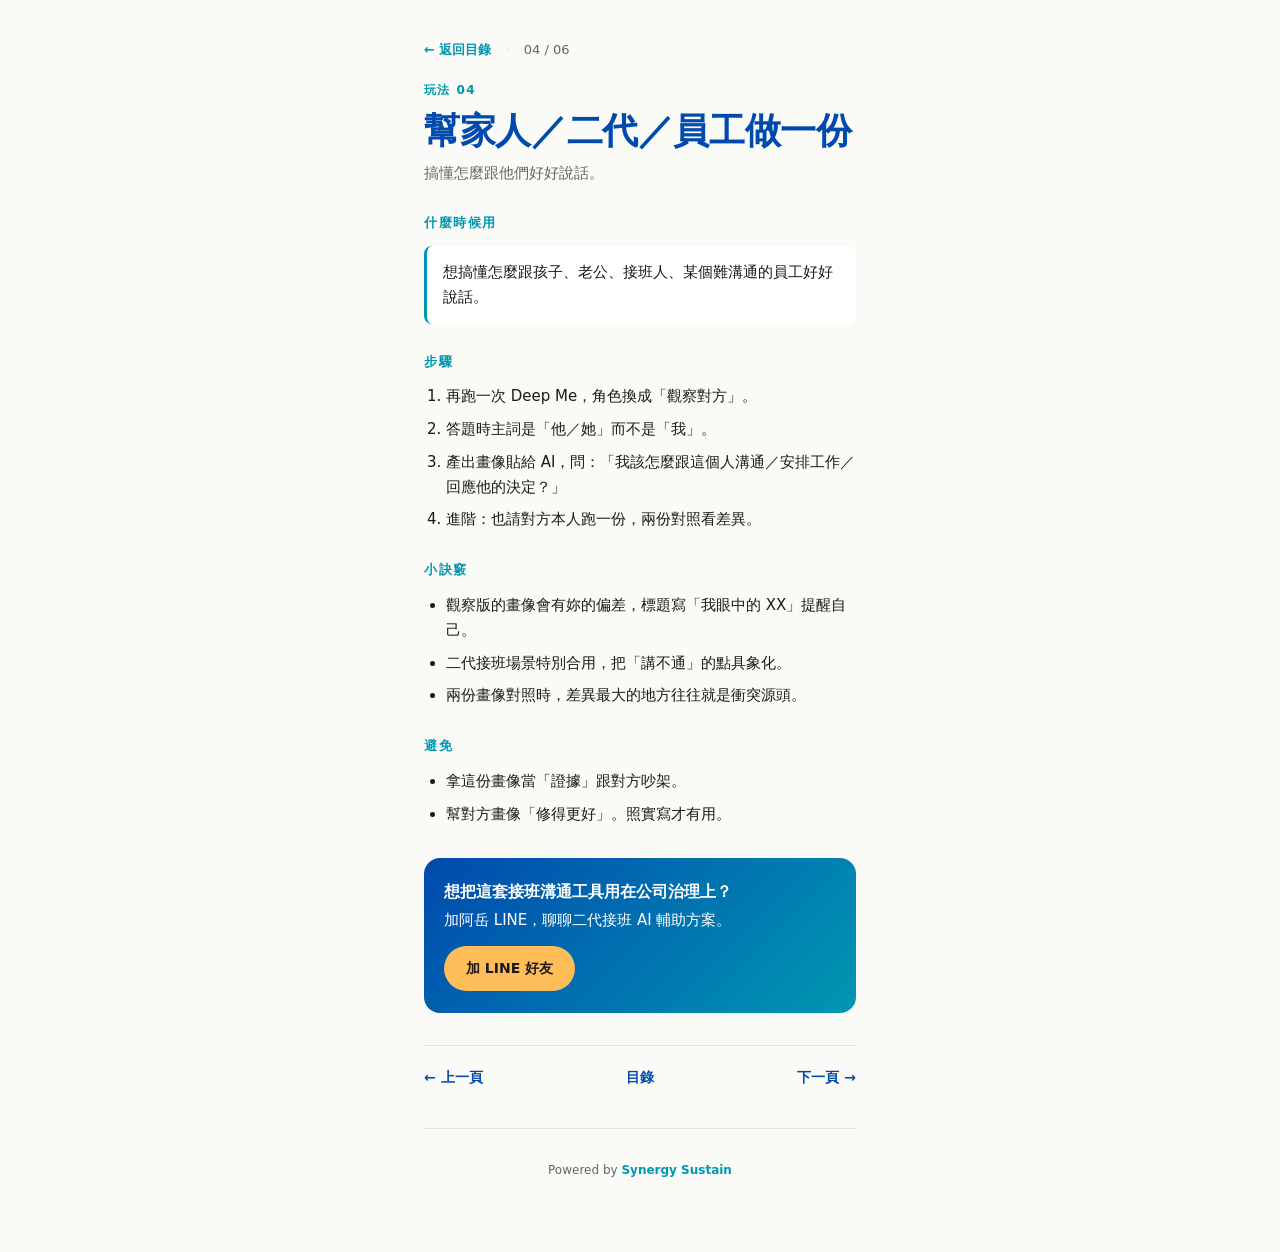
<file: playbook/4-for-others.html>
<!DOCTYPE html>
<html lang="zh-Hant">
<head>
  <meta charset="UTF-8">
  <meta name="viewport" content="width=device-width, initial-scale=1.0">
  <title>04 · 幫家人／二代／員工做一份 | Deep Me 姊妹玩法手冊</title>
  <meta name="description" content="用 Deep Me 搞懂怎麼跟家人、接班人、員工好好說話。">
  <link rel="stylesheet" href="style.css">
</head>
<body>
  <main class="container">
    <nav class="back-bar">
      <a href="index.html">← 返回目錄</a>
      <span class="sep">·</span>
      <span>04 / 06</span>
    </nav>

    <header class="page-header">
      <p class="brand-tag">玩法 04</p>
      <h1>幫家人／二代／員工做一份</h1>
      <p class="lede">搞懂怎麼跟他們好好說話。</p>
    </header>

    <section class="section">
      <h3>什麼時候用</h3>
      <p class="scenario">想搞懂怎麼跟孩子、老公、接班人、某個難溝通的員工好好說話。</p>
    </section>

    <section class="section">
      <h3>步驟</h3>
      <ol>
        <li>再跑一次 Deep Me，角色換成「觀察對方」。</li>
        <li>答題時主詞是「他／她」而不是「我」。</li>
        <li>產出畫像貼給 AI，問：「我該怎麼跟這個人溝通／安排工作／回應他的決定？」</li>
        <li>進階：也請對方本人跑一份，兩份對照看差異。</li>
      </ol>
    </section>

    <section class="section">
      <h3>小訣竅</h3>
      <ul>
        <li>觀察版的畫像會有妳的偏差，標題寫「我眼中的 XX」提醒自己。</li>
        <li>二代接班場景特別合用，把「講不通」的點具象化。</li>
        <li>兩份畫像對照時，差異最大的地方往往就是衝突源頭。</li>
      </ul>
    </section>

    <section class="section">
      <h3>避免</h3>
      <ul>
        <li>拿這份畫像當「證據」跟對方吵架。</li>
        <li>幫對方畫像「修得更好」。照實寫才有用。</li>
      </ul>
    </section>

    <section class="cta">
      <p><strong>想把這套接班溝通工具用在公司治理上？</strong>加阿岳 LINE，聊聊二代接班 AI 輔助方案。</p>
      <a class="btn" href="https://lin.ee/Rs6HNCr" target="_blank" rel="noopener">加 LINE 好友</a>
    </section>

    <nav class="pager">
      <a href="3-fortune.html">← 上一頁</a>
      <a href="index.html">目錄</a>
      <a href="5-voice.html">下一頁 →</a>
    </nav>

    <footer class="site-footer">
      <p>Powered by <a href="https://synergysustain.com" target="_blank" rel="noopener">Synergy Sustain</a></p>
    </footer>
  </main>
</body>
</html>
</file>
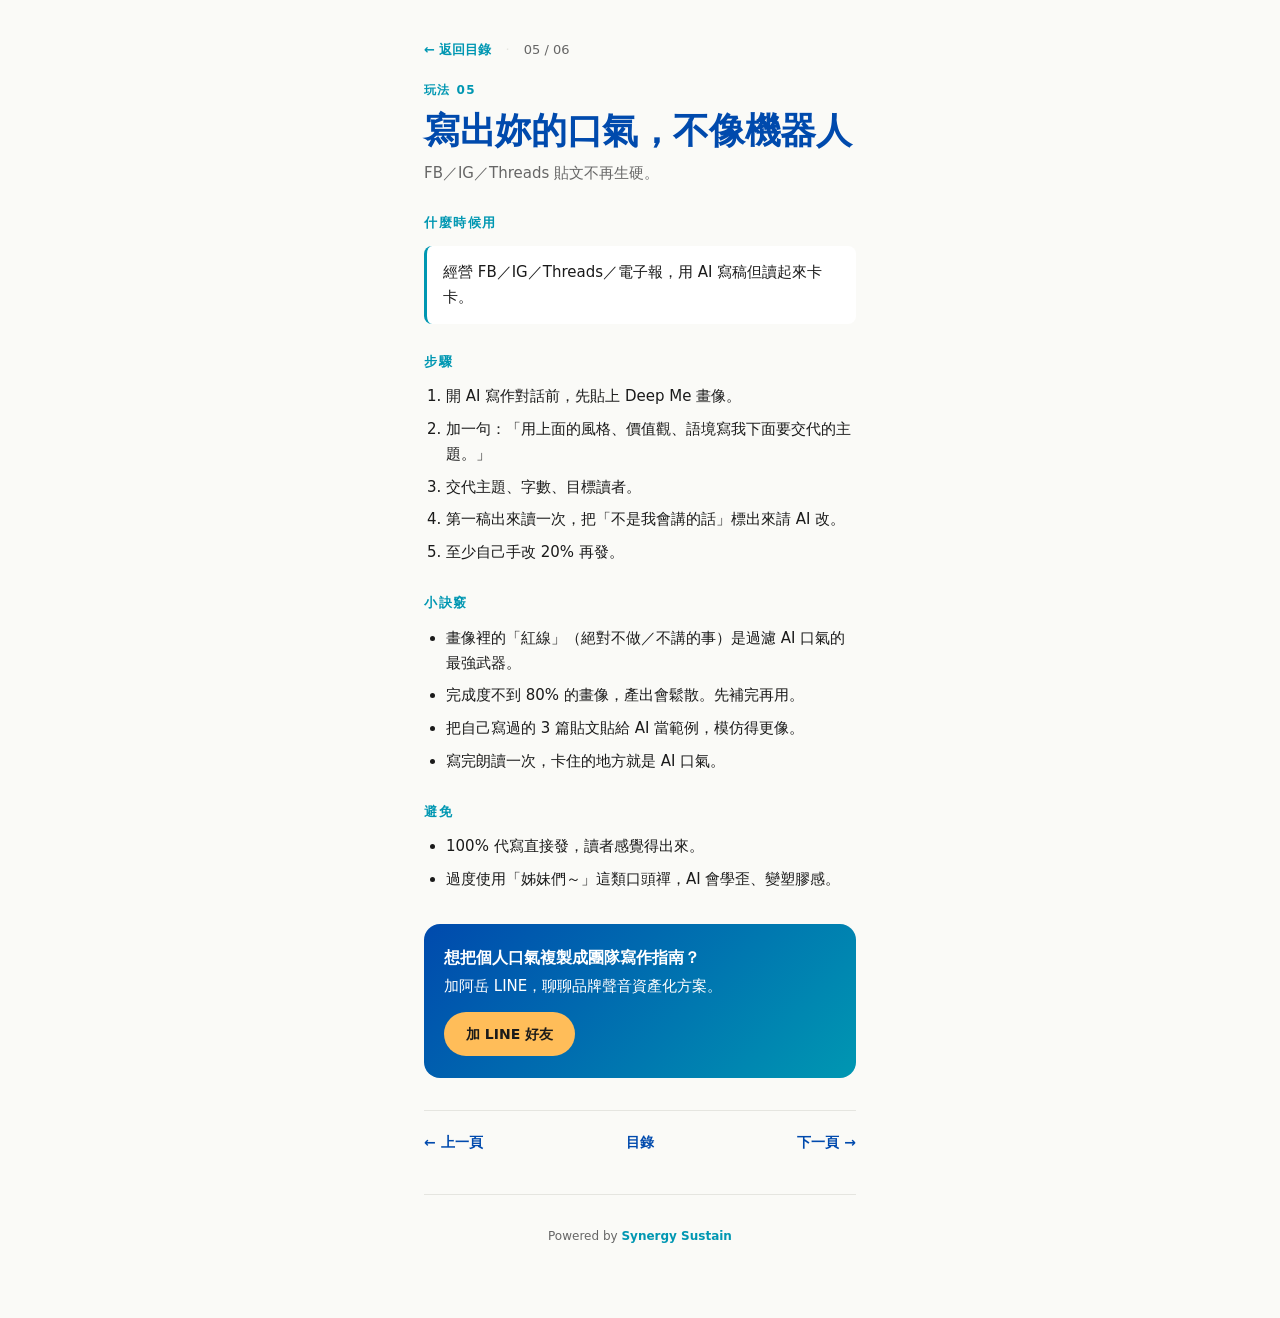
<file: playbook/5-voice.html>
<!DOCTYPE html>
<html lang="zh-Hant">
<head>
  <meta charset="UTF-8">
  <meta name="viewport" content="width=device-width, initial-scale=1.0">
  <title>05 · 寫出妳的口氣，不像機器人 | Deep Me 姊妹玩法手冊</title>
  <meta name="description" content="用 Deep Me 畫像寫 FB／IG／Threads 貼文，讀起來像妳不像 AI。">
  <link rel="stylesheet" href="style.css">
</head>
<body>
  <main class="container">
    <nav class="back-bar">
      <a href="index.html">← 返回目錄</a>
      <span class="sep">·</span>
      <span>05 / 06</span>
    </nav>

    <header class="page-header">
      <p class="brand-tag">玩法 05</p>
      <h1>寫出妳的口氣，不像機器人</h1>
      <p class="lede">FB／IG／Threads 貼文不再生硬。</p>
    </header>

    <section class="section">
      <h3>什麼時候用</h3>
      <p class="scenario">經營 FB／IG／Threads／電子報，用 AI 寫稿但讀起來卡卡。</p>
    </section>

    <section class="section">
      <h3>步驟</h3>
      <ol>
        <li>開 AI 寫作對話前，先貼上 Deep Me 畫像。</li>
        <li>加一句：「用上面的風格、價值觀、語境寫我下面要交代的主題。」</li>
        <li>交代主題、字數、目標讀者。</li>
        <li>第一稿出來讀一次，把「不是我會講的話」標出來請 AI 改。</li>
        <li>至少自己手改 20% 再發。</li>
      </ol>
    </section>

    <section class="section">
      <h3>小訣竅</h3>
      <ul>
        <li>畫像裡的「紅線」（絕對不做／不講的事）是過濾 AI 口氣的最強武器。</li>
        <li>完成度不到 80% 的畫像，產出會鬆散。先補完再用。</li>
        <li>把自己寫過的 3 篇貼文貼給 AI 當範例，模仿得更像。</li>
        <li>寫完朗讀一次，卡住的地方就是 AI 口氣。</li>
      </ul>
    </section>

    <section class="section">
      <h3>避免</h3>
      <ul>
        <li>100% 代寫直接發，讀者感覺得出來。</li>
        <li>過度使用「姊妹們～」這類口頭禪，AI 會學歪、變塑膠感。</li>
      </ul>
    </section>

    <section class="cta">
      <p><strong>想把個人口氣複製成團隊寫作指南？</strong>加阿岳 LINE，聊聊品牌聲音資產化方案。</p>
      <a class="btn" href="https://lin.ee/Rs6HNCr" target="_blank" rel="noopener">加 LINE 好友</a>
    </section>

    <nav class="pager">
      <a href="4-for-others.html">← 上一頁</a>
      <a href="index.html">目錄</a>
      <a href="6-quarterly.html">下一頁 →</a>
    </nav>

    <footer class="site-footer">
      <p>Powered by <a href="https://synergysustain.com" target="_blank" rel="noopener">Synergy Sustain</a></p>
    </footer>
  </main>
</body>
</html>
</file>
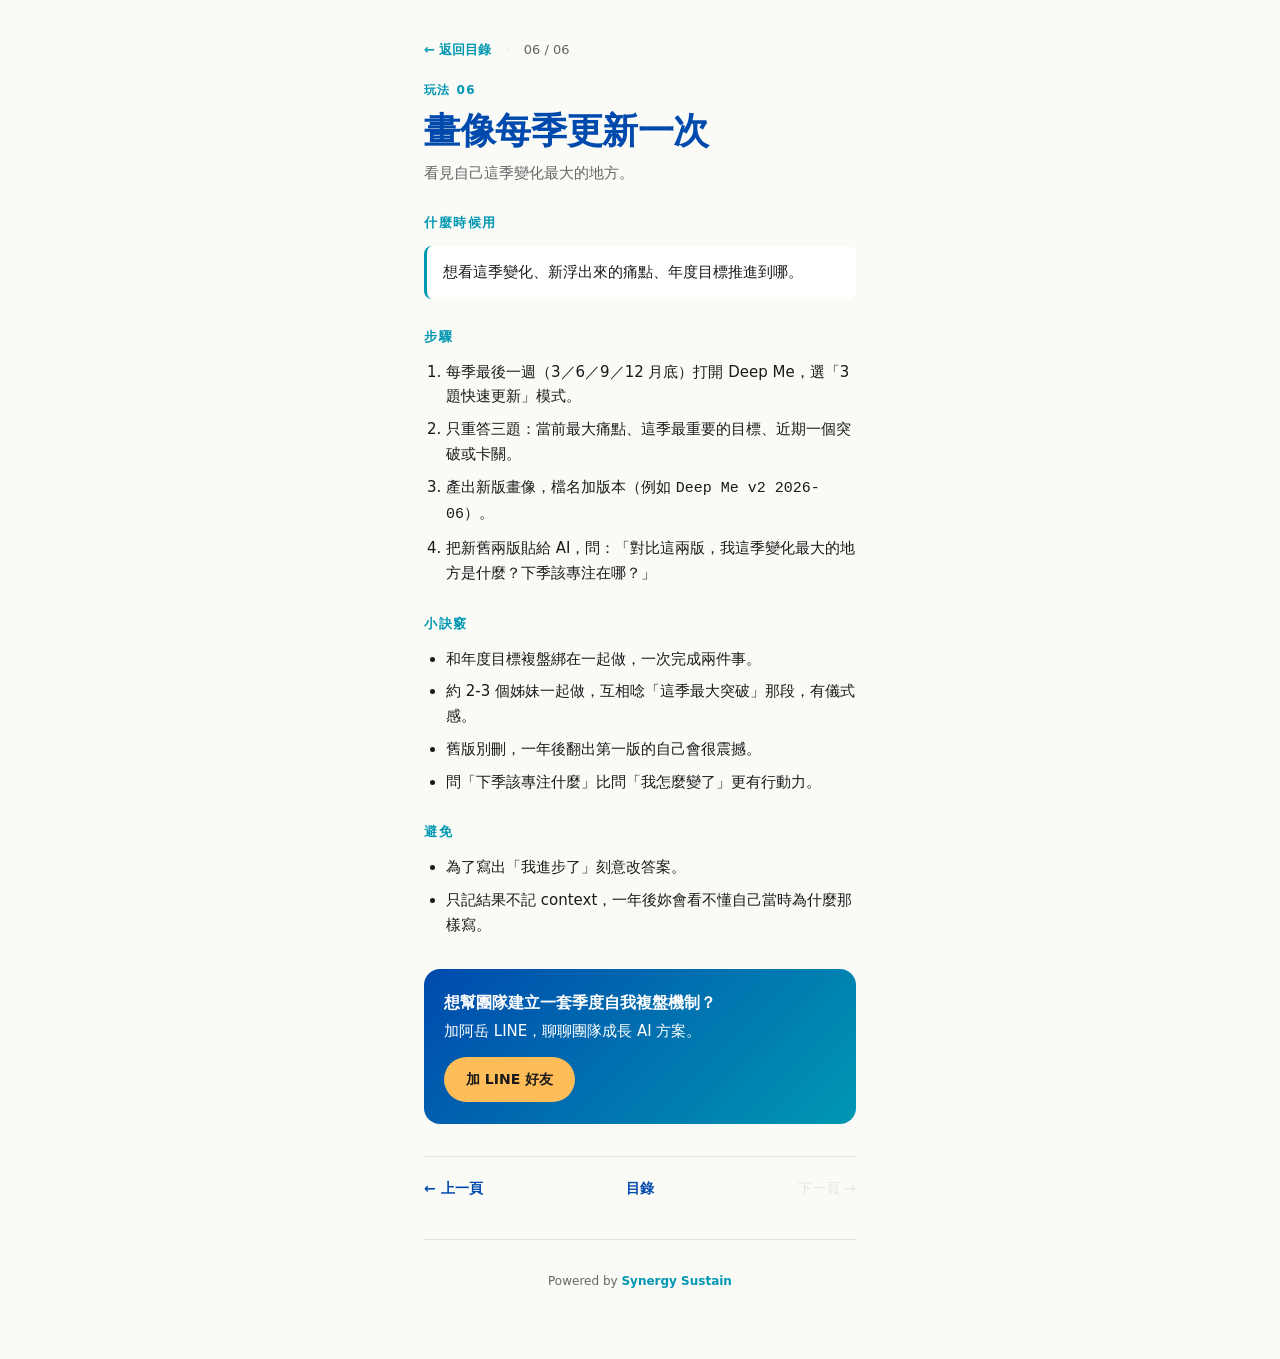
<file: playbook/6-quarterly.html>
<!DOCTYPE html>
<html lang="zh-Hant">
<head>
  <meta charset="UTF-8">
  <meta name="viewport" content="width=device-width, initial-scale=1.0">
  <title>06 · 畫像每季更新一次 | Deep Me 姊妹玩法手冊</title>
  <meta name="description" content="每季用 3 題快速更新 Deep Me，看見自己這季變化最大的地方。">
  <link rel="stylesheet" href="style.css">
</head>
<body>
  <main class="container">
    <nav class="back-bar">
      <a href="index.html">← 返回目錄</a>
      <span class="sep">·</span>
      <span>06 / 06</span>
    </nav>

    <header class="page-header">
      <p class="brand-tag">玩法 06</p>
      <h1>畫像每季更新一次</h1>
      <p class="lede">看見自己這季變化最大的地方。</p>
    </header>

    <section class="section">
      <h3>什麼時候用</h3>
      <p class="scenario">想看這季變化、新浮出來的痛點、年度目標推進到哪。</p>
    </section>

    <section class="section">
      <h3>步驟</h3>
      <ol>
        <li>每季最後一週（3／6／9／12 月底）打開 Deep Me，選「3 題快速更新」模式。</li>
        <li>只重答三題：當前最大痛點、這季最重要的目標、近期一個突破或卡關。</li>
        <li>產出新版畫像，檔名加版本（例如 <code>Deep Me v2 2026-06</code>）。</li>
        <li>把新舊兩版貼給 AI，問：「對比這兩版，我這季變化最大的地方是什麼？下季該專注在哪？」</li>
      </ol>
    </section>

    <section class="section">
      <h3>小訣竅</h3>
      <ul>
        <li>和年度目標複盤綁在一起做，一次完成兩件事。</li>
        <li>約 2-3 個姊妹一起做，互相唸「這季最大突破」那段，有儀式感。</li>
        <li>舊版別刪，一年後翻出第一版的自己會很震撼。</li>
        <li>問「下季該專注什麼」比問「我怎麼變了」更有行動力。</li>
      </ul>
    </section>

    <section class="section">
      <h3>避免</h3>
      <ul>
        <li>為了寫出「我進步了」刻意改答案。</li>
        <li>只記結果不記 context，一年後妳會看不懂自己當時為什麼那樣寫。</li>
      </ul>
    </section>

    <section class="cta">
      <p><strong>想幫團隊建立一套季度自我複盤機制？</strong>加阿岳 LINE，聊聊團隊成長 AI 方案。</p>
      <a class="btn" href="https://lin.ee/Rs6HNCr" target="_blank" rel="noopener">加 LINE 好友</a>
    </section>

    <nav class="pager">
      <a href="5-voice.html">← 上一頁</a>
      <a href="index.html">目錄</a>
      <span class="muted">下一頁 →</span>
    </nav>

    <footer class="site-footer">
      <p>Powered by <a href="https://synergysustain.com" target="_blank" rel="noopener">Synergy Sustain</a></p>
    </footer>
  </main>
</body>
</html>
</file>
<file: playbook/style.css>
:root {
  --brand-blue: #004aad;
  --brand-teal: #0097b2;
  --brand-amber: #ffbd59;
  --ink-900: #1a1a1a;
  --ink-600: #666666;
  --ink-300: #e5e5e0;
  --paper: #fafaf7;
  --white: #ffffff;
}

* { box-sizing: border-box; }

html, body {
  margin: 0;
  padding: 0;
}

body {
  font-family: system-ui, -apple-system, 'Segoe UI', 'PingFang TC', 'Microsoft JhengHei', sans-serif;
  background: var(--paper);
  color: var(--ink-900);
  line-height: 1.6;
  -webkit-font-smoothing: antialiased;
  -webkit-text-size-adjust: 100%;
}

.container {
  max-width: 480px;
  margin: 0 auto;
  padding: 24px 20px 40px;
}

/* ===== Header ===== */
.page-header {
  margin-bottom: 24px;
}
.brand-tag {
  font-size: 12px;
  letter-spacing: 0.12em;
  text-transform: uppercase;
  color: var(--brand-teal);
  font-weight: 700;
  margin: 0 0 10px;
}
.page-header h1 {
  font-size: 28px;
  line-height: 1.15;
  letter-spacing: -0.01em;
  margin: 0 0 10px;
  color: var(--brand-blue);
  font-weight: 700;
}
.page-header .lede {
  font-size: 15px;
  color: var(--ink-600);
  margin: 0;
}

/* ===== Back bar ===== */
.back-bar {
  font-size: 13px;
  margin-bottom: 20px;
  color: var(--ink-600);
}
.back-bar a {
  color: var(--brand-teal);
  text-decoration: none;
  font-weight: 600;
}
.back-bar .sep {
  color: var(--ink-300);
  margin: 0 10px;
}

/* ===== Index card grid ===== */
.card-grid {
  display: grid;
  grid-template-columns: 1fr;
  gap: 12px;
  margin: 24px 0;
}
.card {
  display: block;
  background: var(--white);
  border: 1px solid var(--ink-300);
  border-radius: 16px;
  padding: 18px 20px;
  text-decoration: none;
  color: inherit;
  transition: border-color 0.15s, transform 0.1s;
}
.card:hover { border-color: var(--brand-teal); }
.card:active { transform: scale(0.98); }
.card-num {
  font-size: 12px;
  font-weight: 700;
  letter-spacing: 0.08em;
  color: var(--brand-amber);
}
.card h2 {
  font-size: 18px;
  margin: 4px 0 6px;
  color: var(--ink-900);
  font-weight: 700;
}
.card p {
  font-size: 14px;
  margin: 0 0 8px;
  color: var(--ink-600);
  line-height: 1.5;
}
.card .arrow {
  font-size: 13px;
  color: var(--brand-blue);
  font-weight: 600;
}

/* ===== Section ===== */
.section {
  margin: 28px 0;
}
.section h3 {
  font-size: 13px;
  letter-spacing: 0.12em;
  text-transform: uppercase;
  color: var(--brand-teal);
  margin: 0 0 12px;
  font-weight: 700;
}
.section ol,
.section ul {
  padding-left: 22px;
  margin: 0;
}
.section li {
  margin-bottom: 8px;
  font-size: 15px;
  line-height: 1.65;
}
.section li:last-child { margin-bottom: 0; }

.scenario {
  font-size: 15px;
  background: var(--white);
  border-left: 3px solid var(--brand-teal);
  padding: 14px 16px;
  border-radius: 8px;
  margin: 0;
  line-height: 1.65;
}

/* ===== CTA ===== */
.cta {
  background: linear-gradient(135deg, var(--brand-blue) 0%, var(--brand-teal) 100%);
  color: var(--white);
  border-radius: 16px;
  padding: 22px 20px;
  margin: 32px 0 16px;
}
.cta p {
  margin: 0 0 14px;
  font-size: 15px;
  line-height: 1.55;
}
.cta strong {
  font-size: 16px;
  display: block;
  margin-bottom: 4px;
}
.cta .btn {
  display: inline-block;
  background: var(--brand-amber);
  color: var(--ink-900);
  padding: 11px 22px;
  border-radius: 999px;
  text-decoration: none;
  font-size: 14px;
  font-weight: 700;
  transition: transform 0.1s;
}
.cta .btn:active { transform: scale(0.96); }

/* ===== Pager ===== */
.pager {
  display: flex;
  justify-content: space-between;
  align-items: center;
  margin-top: 32px;
  padding-top: 20px;
  border-top: 1px solid var(--ink-300);
  font-size: 14px;
}
.pager a {
  color: var(--brand-blue);
  text-decoration: none;
  font-weight: 600;
}
.pager .muted {
  color: var(--ink-300);
  cursor: default;
}

/* ===== Site footer ===== */
.site-footer {
  margin-top: 40px;
  padding-top: 20px;
  border-top: 1px solid var(--ink-300);
  font-size: 12px;
  color: var(--ink-600);
  text-align: center;
}
.site-footer a {
  color: var(--brand-teal);
  text-decoration: none;
  font-weight: 600;
}

/* ===== Tablet / Desktop ===== */
@media (min-width: 640px) {
  .container { padding: 40px 24px 60px; }
  .page-header h1 { font-size: 36px; }
  .card-grid {
    grid-template-columns: 1fr 1fr;
  }
}
</file>
